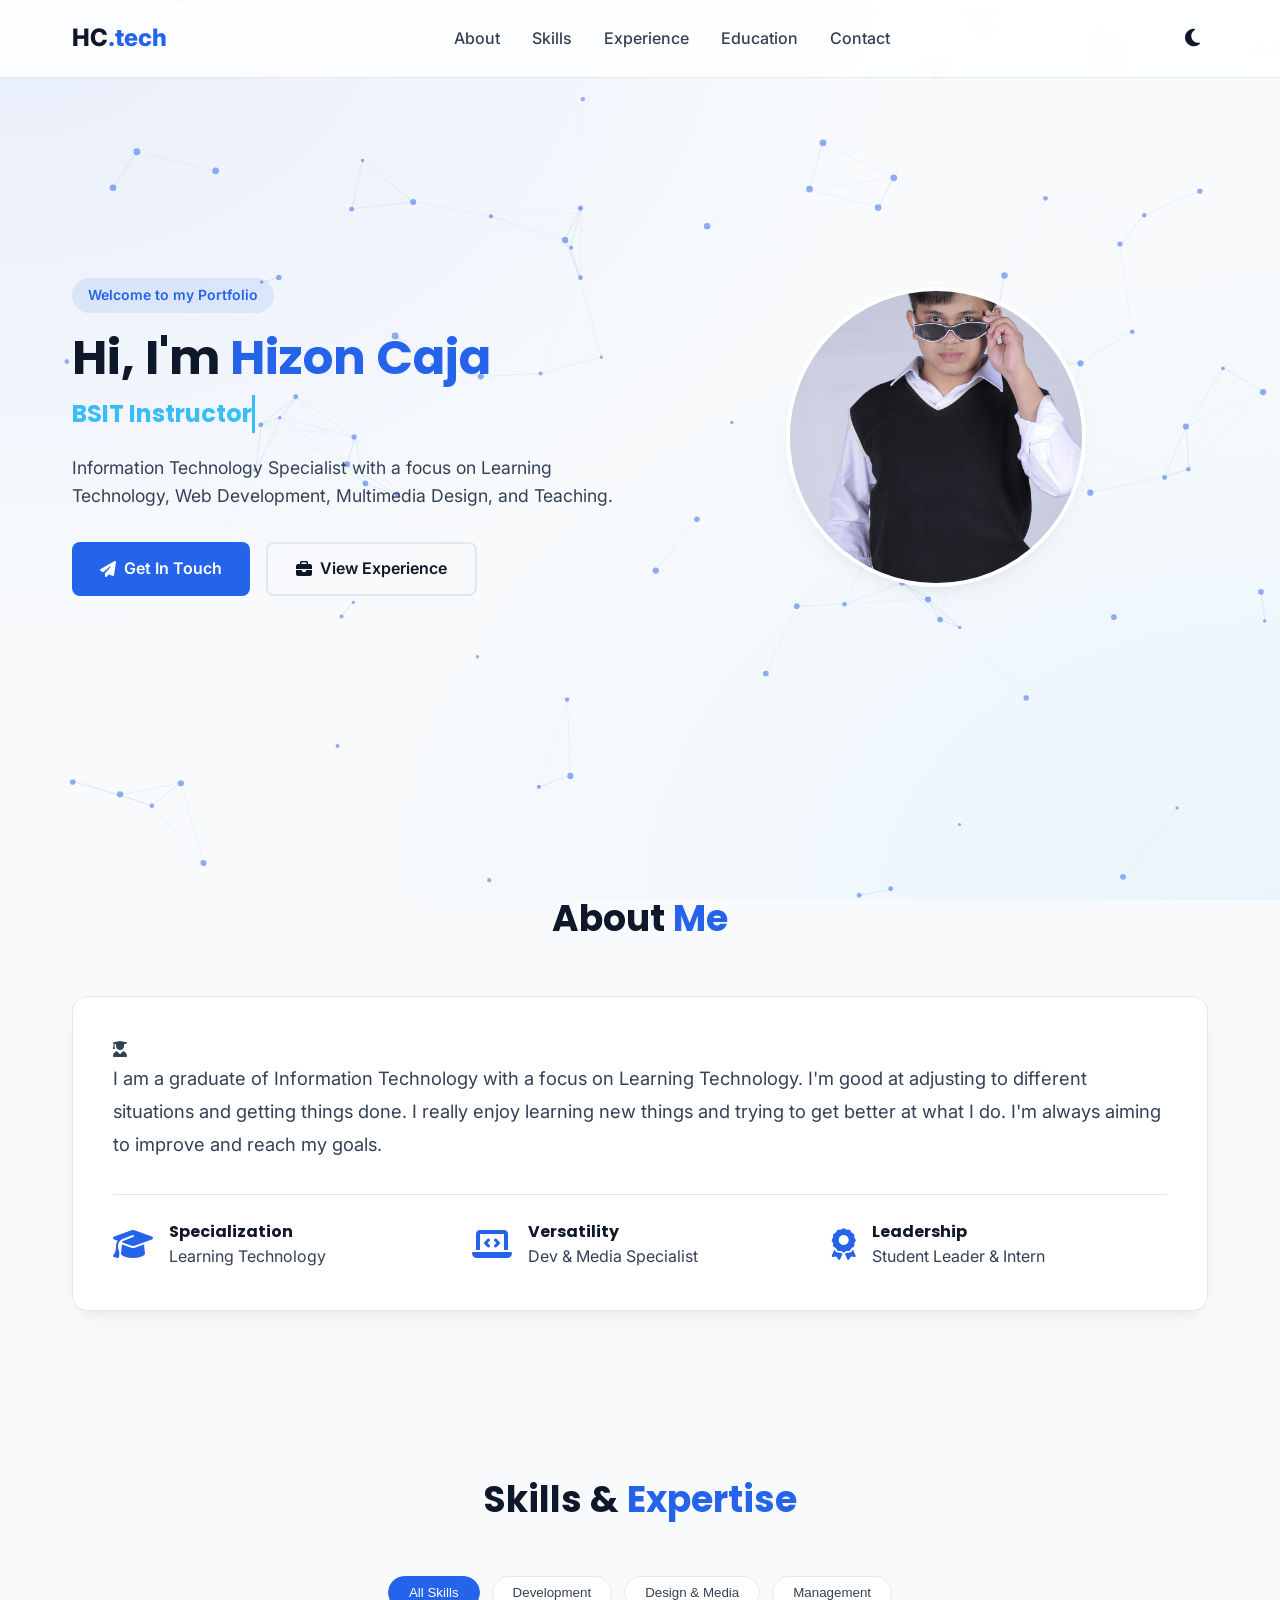
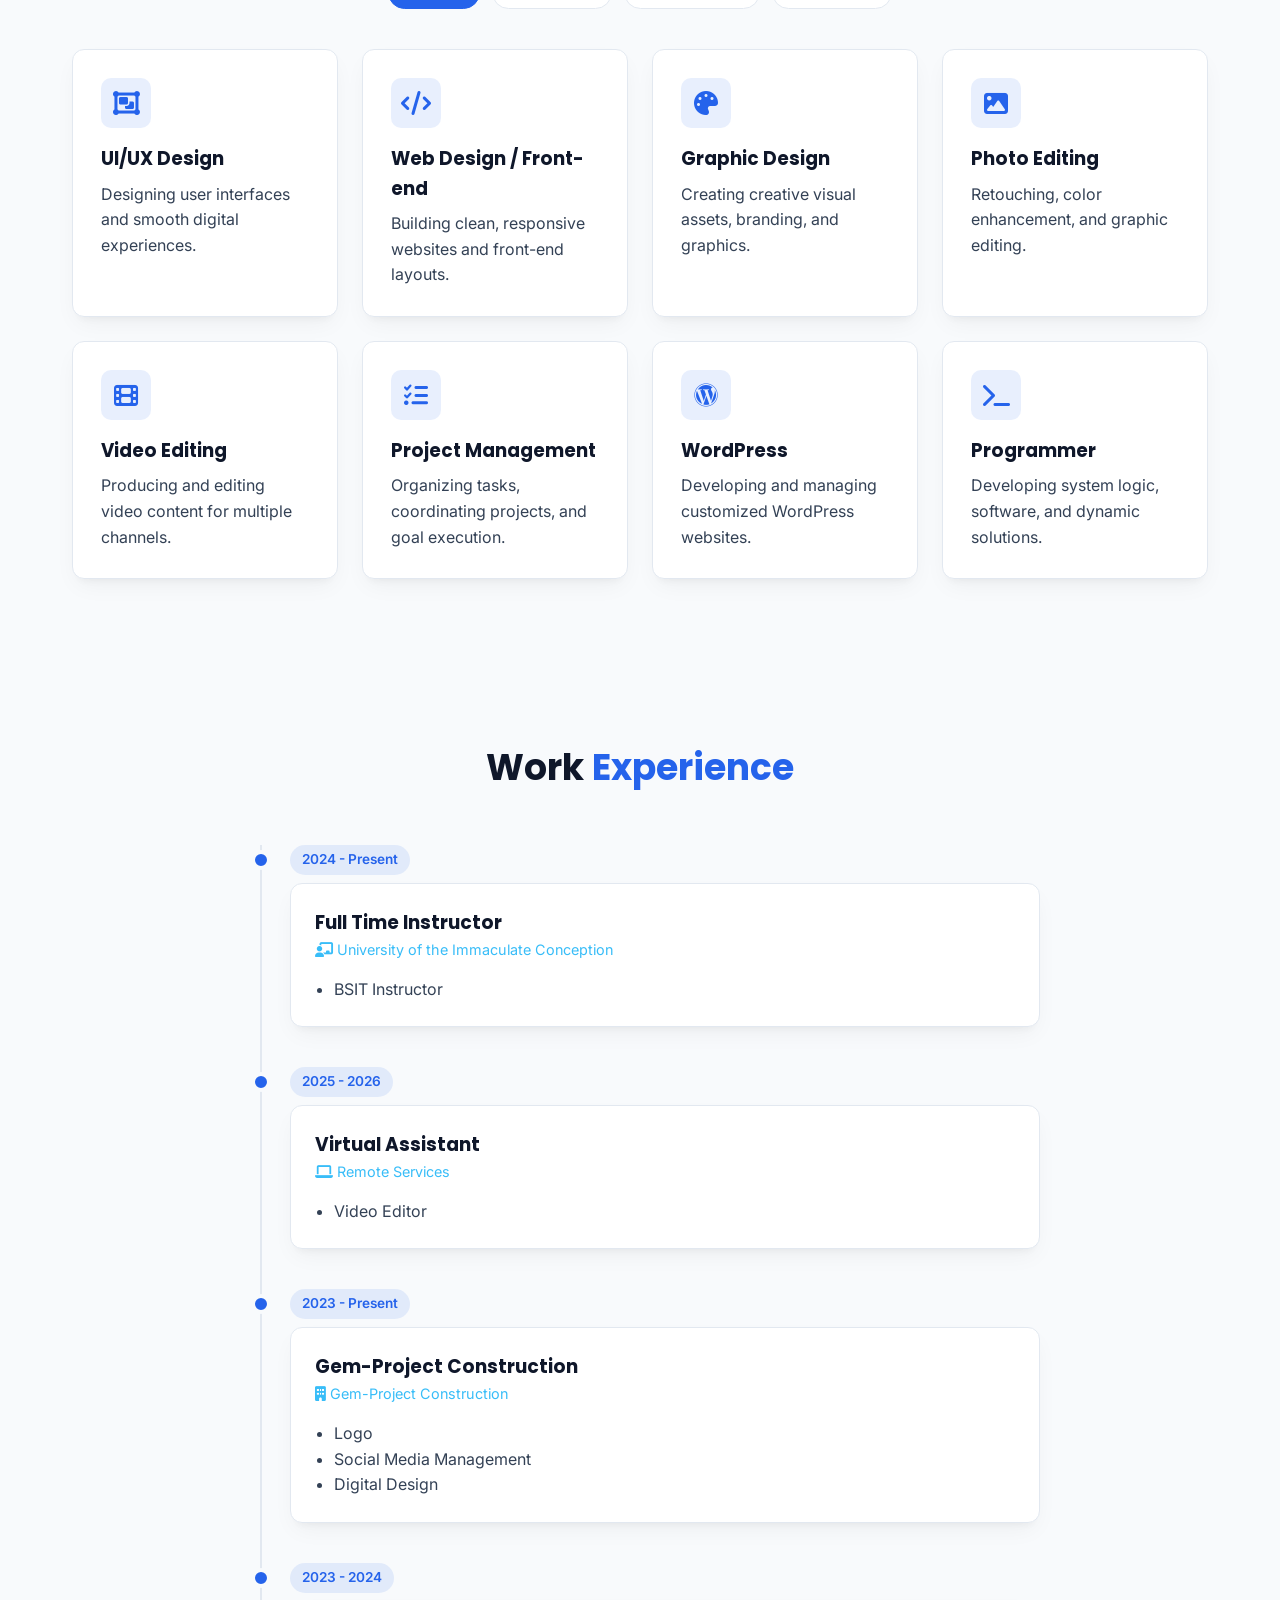
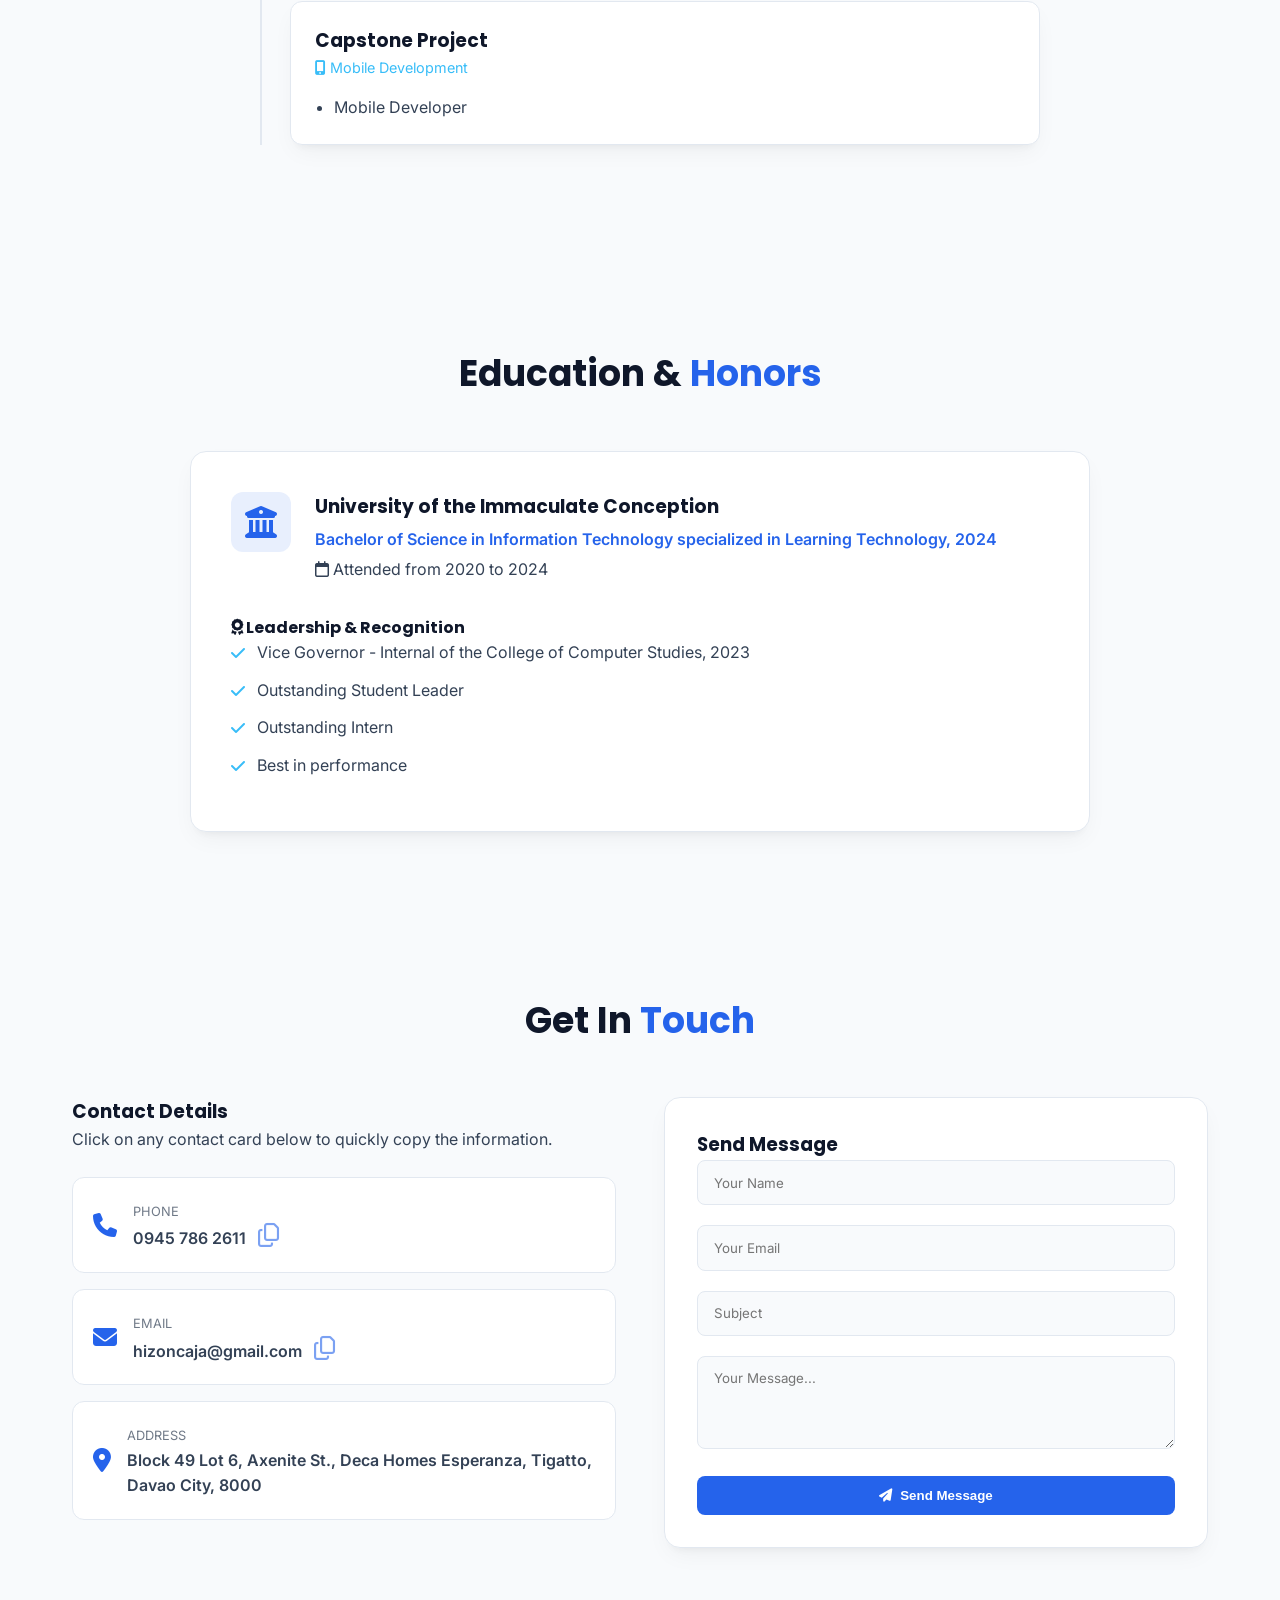
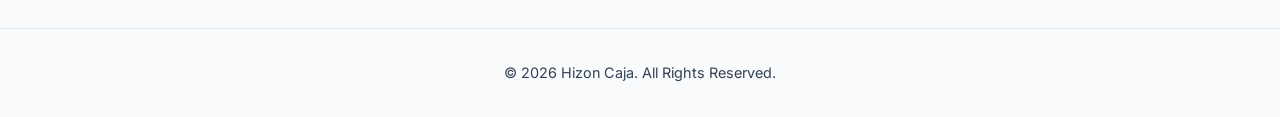
<file: index.html>
<!DOCTYPE html>
<html lang="en">
<head>
  <meta charset="UTF-8">
  <meta name="viewport" content="width=device-width, initial-scale=1.0">
  <title>Hizon Caja | Information Technology Portfolio</title>
  <link rel="stylesheet" href="style.css">
  <!-- Google Fonts -->
  <link rel="preconnect" href="https://fonts.googleapis.com">
  <link rel="preconnect" href="https://fonts.gstatic.com" crossorigin>
  <link href="https://fonts.googleapis.com/css2?family=Inter:wght@300;400;500;600;700;800&family=Poppins:wght@400;600;700&display=swap" rel="stylesheet">
  <!-- FontAwesome Icons -->
  <link rel="stylesheet" href="https://cdnjs.cloudflare.com/ajax/libs/font-awesome/6.4.0/css/all.min.css">
</head>
<body class="light-theme">

  <!-- Interactive Canvas Background -->
  <canvas id="bg-canvas"></canvas>

  <!-- Navigation Bar -->
  <header class="navbar">
    <div class="nav-container">
      <a href="#hero" class="logo">HC<span>.tech</span></a>
      <nav class="nav-links" id="nav-links">
        <a href="#about" class="nav-link">About</a>
        <a href="#skills" class="nav-link">Skills</a>
        <a href="#experience" class="nav-link">Experience</a>
        <a href="#education" class="nav-link">Education</a>
        <a href="#contact" class="nav-link">Contact</a>
      </nav>
      <div class="nav-actions">
        <button id="theme-toggle" class="theme-btn" aria-label="Toggle Dark/Light Mode">
          <i class="fa-solid fa-moon"></i>
        </button>
        <button id="hamburger" class="hamburger" aria-label="Toggle Menu">
          <i class="fa-solid fa-bars"></i>
        </button>
      </div>
    </div>
  </header>

  <!-- Hero Section -->
  <section id="hero" class="hero-section">
    <div class="container hero-grid">
      <div class="hero-content">
        <span class="badge">Welcome to my Portfolio</span>
        <h1 class="hero-title">Hi, I'm <span class="highlight">Hizon Caja</span></h1>
        <h2 class="typing-container"><span class="typing-text"></span><span class="cursor">&nbsp;</span></h2>
        <p class="hero-bio">
          Information Technology Specialist with a focus on Learning Technology, Web Development, Multimedia Design, and Teaching.
        </p>
        <div class="hero-buttons">
          <a href="#contact" class="btn btn-primary"><i class="fa-solid fa-paper-plane"></i> Get In Touch</a>
          <a href="#experience" class="btn btn-outline"><i class="fa-solid fa-briefcase"></i> View Experience</a>
        </div>
      </div>
      
      <!-- Profile Photo Frame -->
      <div class="hero-image-container">
        <div class="image-wrapper">
          <!-- ATTACH YOUR PHOTO HERE: Set your photo file path in the src attribute below -->
          <img src="photos\Caja, Hizon B-2285.jpg" alt="Hizon Caja Profile Photo" id="profile-photo" class="profile-photo" />
          <!-- <div class="placeholder-overlay" id="placeholder-overlay">
            <i class="fa-regular fa-user"></i>
            <span>Attach Photo Here</span>
          </div> -->
        </div>
      </div>
    </div>
  </section>

  <!-- About Section -->
  <section id="about" class="section about-section">
    <div class="container">
      <h2 class="section-title">About <span>Me</span></h2>
      <div class="about-card">
        <div class="about-icon"><i class="fa-solid fa-user-graduate"></i></div>
        <p class="about-text">
          I am a graduate of Information Technology with a focus on Learning Technology. I'm good at adjusting to different situations and getting things done. I really enjoy learning new things and trying to get better at what I do. I'm always aiming to improve and reach my goals.
        </p>
        <div class="quick-highlights">
          <div class="highlight-item">
            <i class="fa-solid fa-graduation-cap"></i>
            <div>
              <h4>Specialization</h4>
              <p>Learning Technology</p>
            </div>
          </div>
          <div class="highlight-item">
            <i class="fa-solid fa-laptop-code"></i>
            <div>
              <h4>Versatility</h4>
              <p>Dev & Media Specialist</p>
            </div>
          </div>
          <div class="highlight-item">
            <i class="fa-solid fa-award"></i>
            <div>
              <h4>Leadership</h4>
              <p>Student Leader & Intern</p>
            </div>
          </div>
        </div>
      </div>
    </div>
  </section>

  <!-- Skills Section -->
  <section id="skills" class="section skills-section">
    <div class="container">
      <h2 class="section-title">Skills & <span>Expertise</span></h2>
      
      <div class="skills-filter">
        <button class="filter-btn active" data-filter="all">All Skills</button>
        <button class="filter-btn" data-filter="tech">Development</button>
        <button class="filter-btn" data-filter="design">Design & Media</button>
        <button class="filter-btn" data-filter="management">Management</button>
      </div>

      <div class="skills-grid">
        <div class="skill-card" data-category="design">
          <div class="skill-icon"><i class="fa-solid fa-object-group"></i></div>
          <h3>UI/UX Design</h3>
          <p>Designing user interfaces and smooth digital experiences.</p>
        </div>

        <div class="skill-card" data-category="tech">
          <div class="skill-icon"><i class="fa-solid fa-code"></i></div>
          <h3>Web Design / Front-end</h3>
          <p>Building clean, responsive websites and front-end layouts.</p>
        </div>

        <div class="skill-card" data-category="design">
          <div class="skill-icon"><i class="fa-solid fa-palette"></i></div>
          <h3>Graphic Design</h3>
          <p>Creating creative visual assets, branding, and graphics.</p>
        </div>

        <div class="skill-card" data-category="design">
          <div class="skill-icon"><i class="fa-solid fa-image"></i></div>
          <h3>Photo Editing</h3>
          <p>Retouching, color enhancement, and graphic editing.</p>
        </div>

        <div class="skill-card" data-category="design">
          <div class="skill-icon"><i class="fa-solid fa-film"></i></div>
          <h3>Video Editing</h3>
          <p>Producing and editing video content for multiple channels.</p>
        </div>

        <div class="skill-card" data-category="management">
          <div class="skill-icon"><i class="fa-solid fa-list-check"></i></div>
          <h3>Project Management</h3>
          <p>Organizing tasks, coordinating projects, and goal execution.</p>
        </div>

        <div class="skill-card" data-category="tech">
          <div class="skill-icon"><i class="fa-brands fa-wordpress"></i></div>
          <h3>WordPress</h3>
          <p>Developing and managing customized WordPress websites.</p>
        </div>

        <div class="skill-card" data-category="tech">
          <div class="skill-icon"><i class="fa-solid fa-terminal"></i></div>
          <h3>Programmer</h3>
          <p>Developing system logic, software, and dynamic solutions.</p>
        </div>
      </div>
    </div>
  </section>

  <!-- Experience Section -->
  <section id="experience" class="section experience-section">
    <div class="container">
      <h2 class="section-title">Work <span>Experience</span></h2>
      <div class="timeline">
        
        <div class="timeline-item">
          <div class="timeline-dot"></div>
          <div class="timeline-date">2024 - Present</div>
          <div class="timeline-content">
            <h3>Full Time Instructor</h3>
            <span class="timeline-company"><i class="fa-solid fa-chalkboard-user"></i> University of the Immaculate Conception </span>
            <ul>
              <li>BSIT Instructor</li>
            </ul>
          </div>
        </div>

        <div class="timeline-item">
          <div class="timeline-dot"></div>
          <div class="timeline-date">2025 - 2026</div>
          <div class="timeline-content">
            <h3>Virtual Assistant</h3>
            <span class="timeline-company"><i class="fa-solid fa-laptop"></i> Remote Services</span>
            <ul>
              <li>Video Editor</li>
            </ul>
          </div>
        </div>

        <div class="timeline-item">
          <div class="timeline-dot"></div>
          <div class="timeline-date">2023 - Present</div>
          <div class="timeline-content">
            <h3>Gem-Project Construction</h3>
            <span class="timeline-company"><i class="fa-solid fa-building"></i> Gem-Project Construction</span>
            <ul>
              <li>Logo</li>
              <li>Social Media Management</li>
              <li>Digital Design</li>
            </ul>
          </div>
        </div>

        <div class="timeline-item">
          <div class="timeline-dot"></div>
          <div class="timeline-date">2023 - 2024</div>
          <div class="timeline-content">
            <h3>Capstone Project</h3>
            <span class="timeline-company"><i class="fa-solid fa-mobile-screen-button"></i> Mobile Development</span>
            <ul>
              <li>Mobile Developer</li>
            </ul>
          </div>
        </div>

      </div>
    </div>
  </section>

  <!-- Education Section -->
  <section id="education" class="section education-section">
    <div class="container">
      <h2 class="section-title">Education & <span>Honors</span></h2>
      <div class="education-card">
        <div class="edu-header">
          <div class="edu-icon">
            <i class="fa-solid fa-university"></i>
          </div>
          <div>
            <h3>University of the Immaculate Conception</h3>
            <p class="edu-degree">Bachelor of Science in Information Technology specialized in Learning Technology, 2024</p>
            <span class="edu-period"><i class="fa-regular fa-calendar"></i> Attended from 2020 to 2024</span>
          </div>
        </div>
        <div class="edu-achievements">
          <h4><i class="fa-solid fa-award"></i> Leadership & Recognition</h4>
          <ul class="achievement-list">
            <li><i class="fa-solid fa-check"></i> Vice Governor - Internal of the College of Computer Studies, 2023</li>
            <li><i class="fa-solid fa-check"></i> Outstanding Student Leader</li>
            <li><i class="fa-solid fa-check"></i> Outstanding Intern</li>
            <li><i class="fa-solid fa-check"></i> Best in performance</li>
          </ul>
        </div>
      </div>
    </div>
  </section>

  <!-- Contact Section -->
  <section id="contact" class="section contact-section">
    <div class="container">
      <h2 class="section-title">Get In <span>Touch</span></h2>
      <div class="contact-grid">
        <div class="contact-info">
          <h3>Contact Details</h3>
          <p>Click on any contact card below to quickly copy the information.</p>
          
          <div class="contact-cards">
            <div class="contact-card" onclick="copyText('09457862611', 'Phone number copied!')">
              <i class="fa-solid fa-phone"></i>
              <div>
                <span>Phone</span>
                <p>0945 786 2611 <i class="fa-regular fa-copy copy-icon"></i></p>
              </div>
            </div>

            <div class="contact-card" onclick="copyText('hizoncaja@gmail.com', 'Email address copied!')">
              <i class="fa-solid fa-envelope"></i>
              <div>
                <span>Email</span>
                <p>hizoncaja@gmail.com <i class="fa-regular fa-copy copy-icon"></i></p>
              </div>
            </div>

            <div class="contact-card">
              <i class="fa-solid fa-location-dot"></i>
              <div>
                <span>Address</span>
                <p>Block 49 Lot 6, Axenite St., Deca Homes Esperanza, Tigatto, Davao City, 8000</p>
              </div>
            </div>
          </div>
        </div>

        <div class="contact-form-container">
          <form id="contact-form" onsubmit="handleFormSubmit(event)">
            <h3>Send Message</h3>
            <div class="form-group">
              <input type="text" id="name" required placeholder="Your Name">
            </div>
            <div class="form-group">
              <input type="email" id="email" required placeholder="Your Email">
            </div>
            <div class="form-group">
              <input type="text" id="subject" required placeholder="Subject">
            </div>
            <div class="form-group">
              <textarea id="message" rows="4" required placeholder="Your Message..."></textarea>
            </div>
            <button type="submit" class="btn btn-primary btn-full"><i class="fa-solid fa-paper-plane"></i> Send Message</button>
          </form>
        </div>
      </div>
    </div>
  </section>

  <!-- Notification Toast -->
  <div id="toast" class="toast">Copied to clipboard!</div>

  <!-- Footer -->
  <footer class="footer">
    <div class="container">
      <p>&copy; 2026 Hizon Caja. All Rights Reserved.</p>
    </div>
  </footer>

  <script src="script.js"></script>
</body>
</html>
</file>
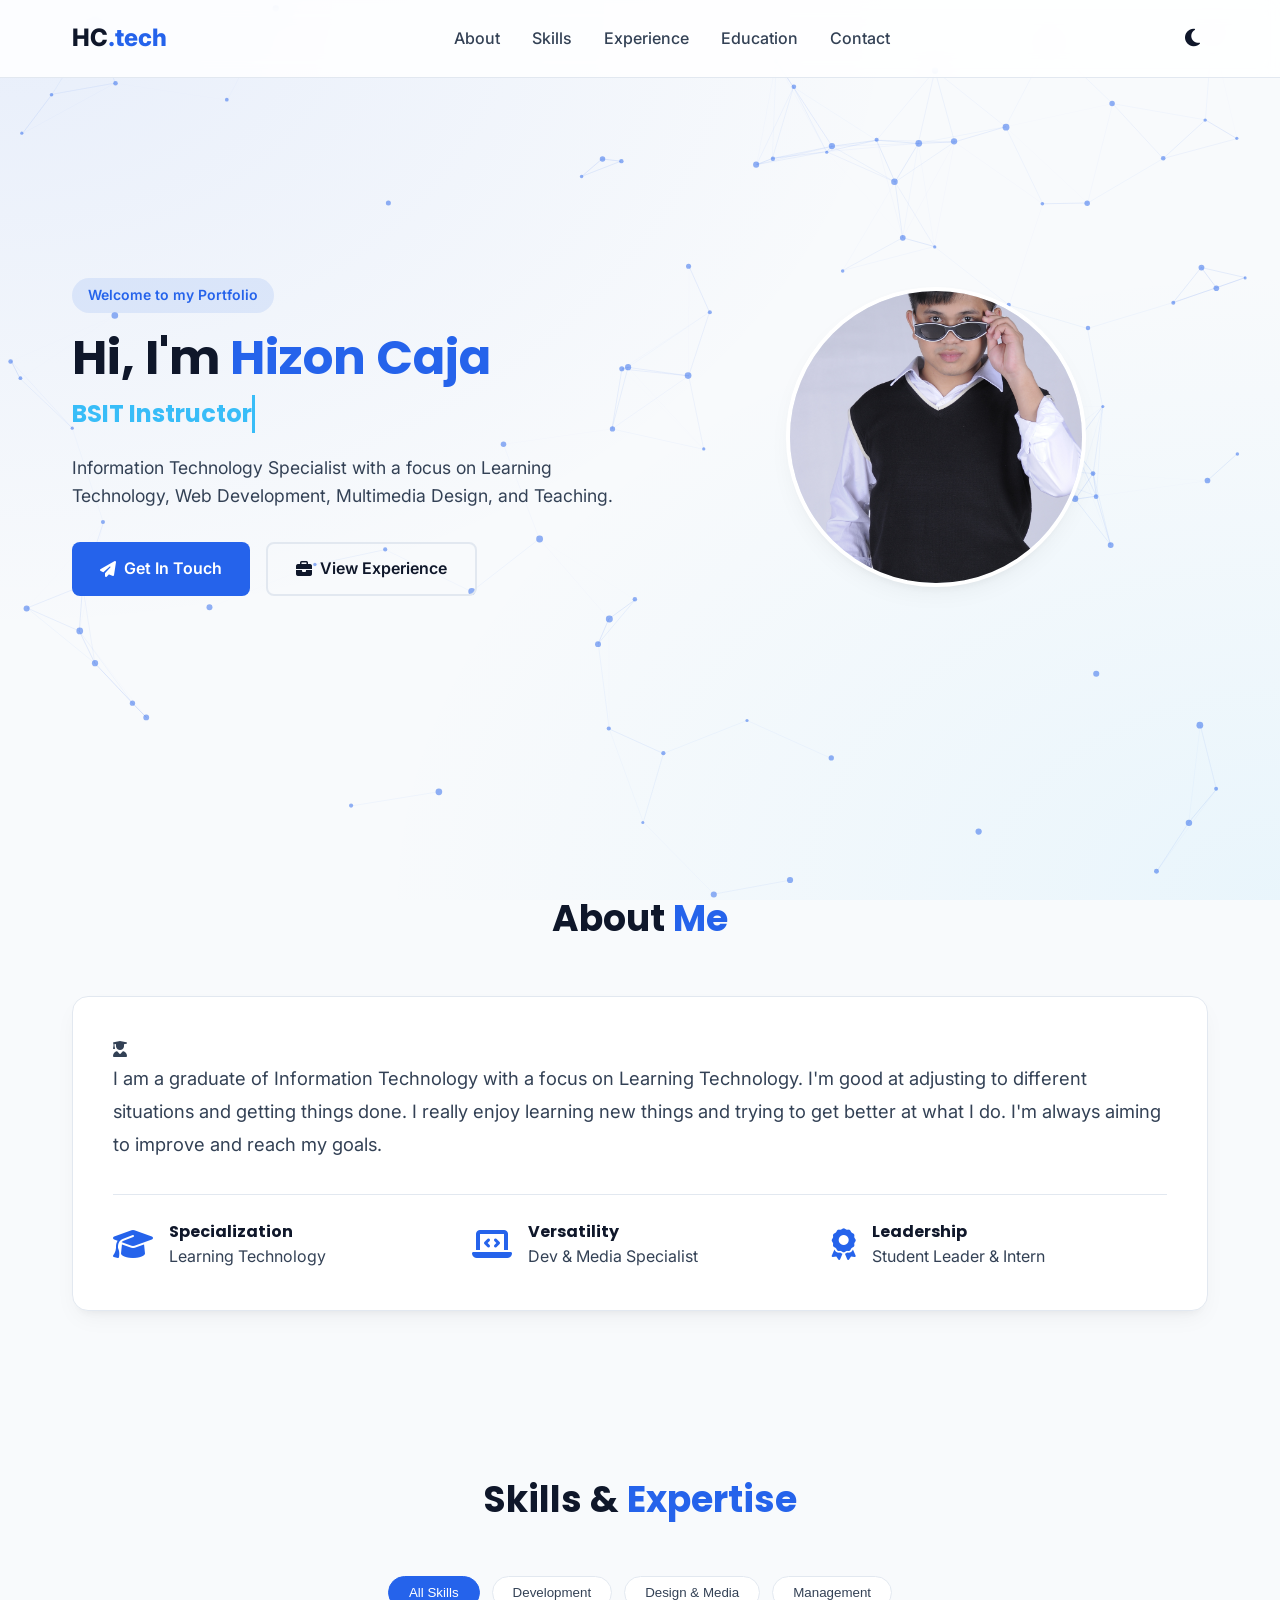
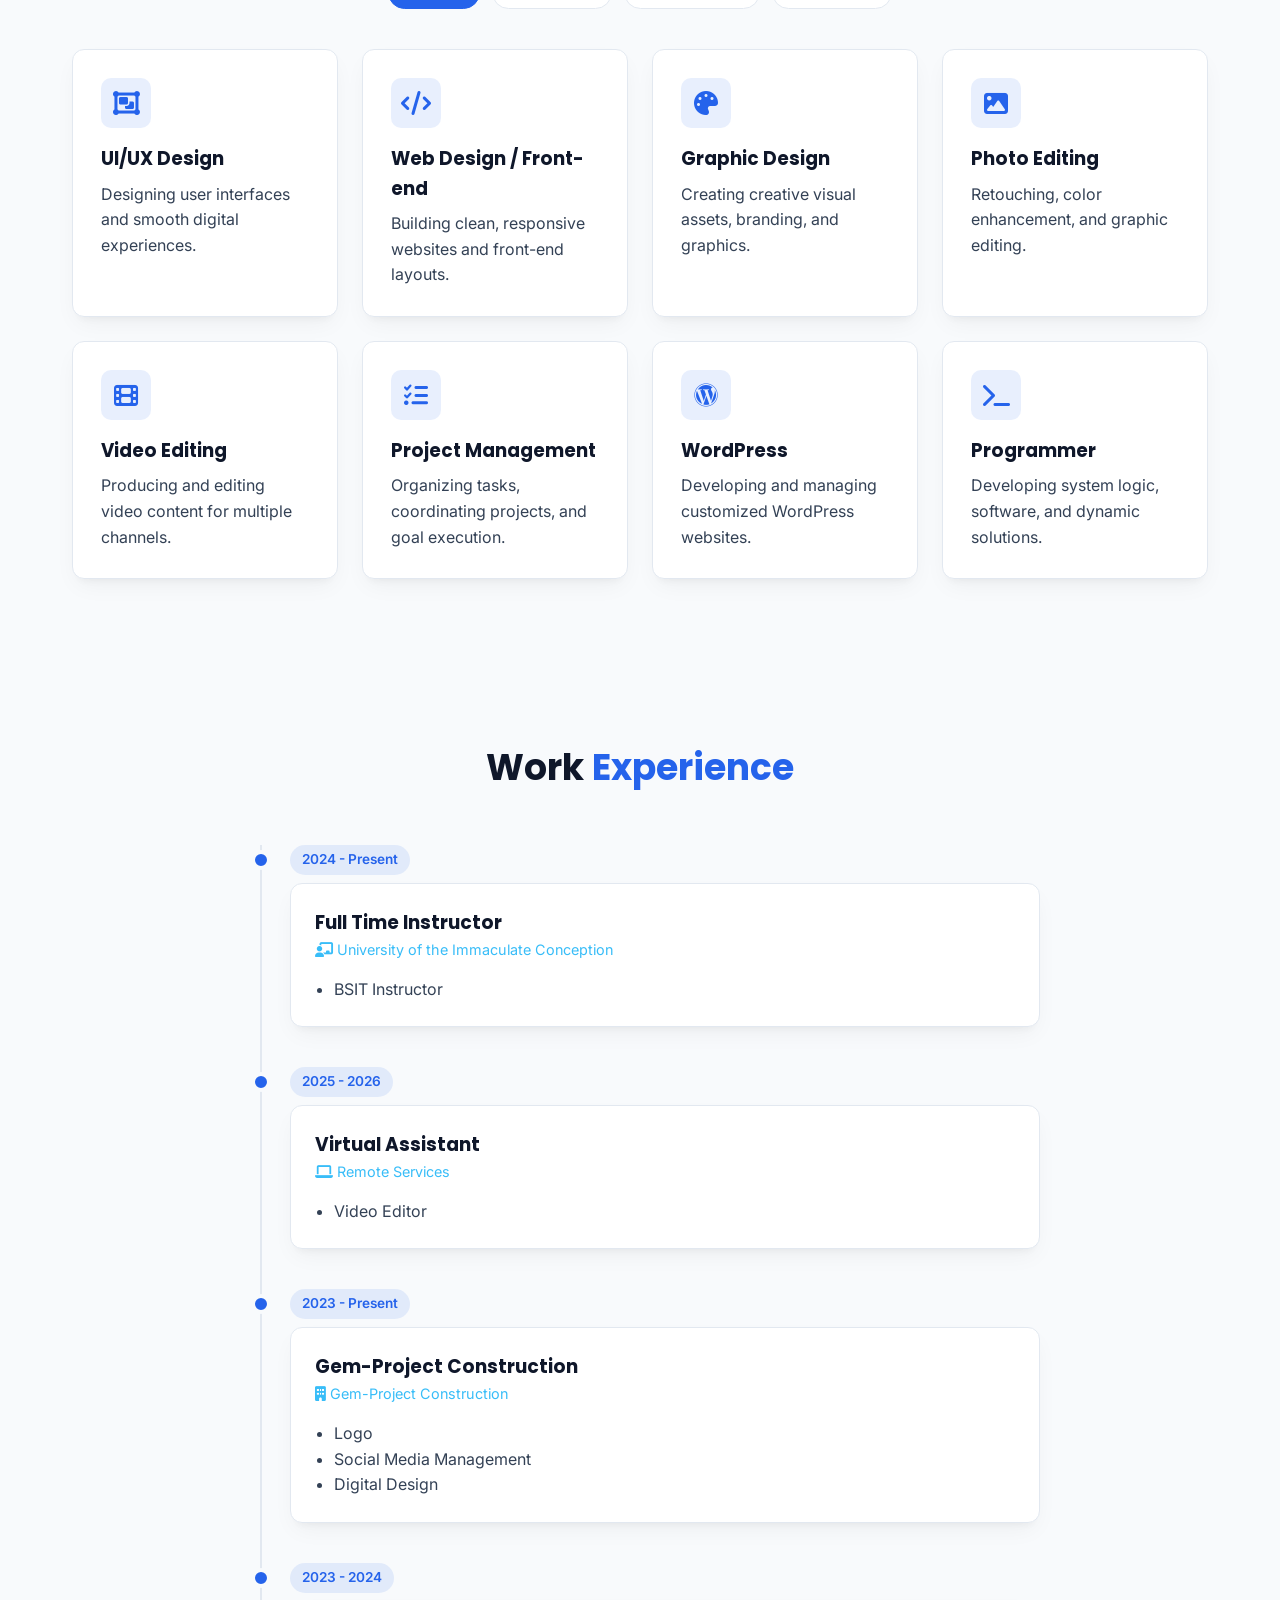
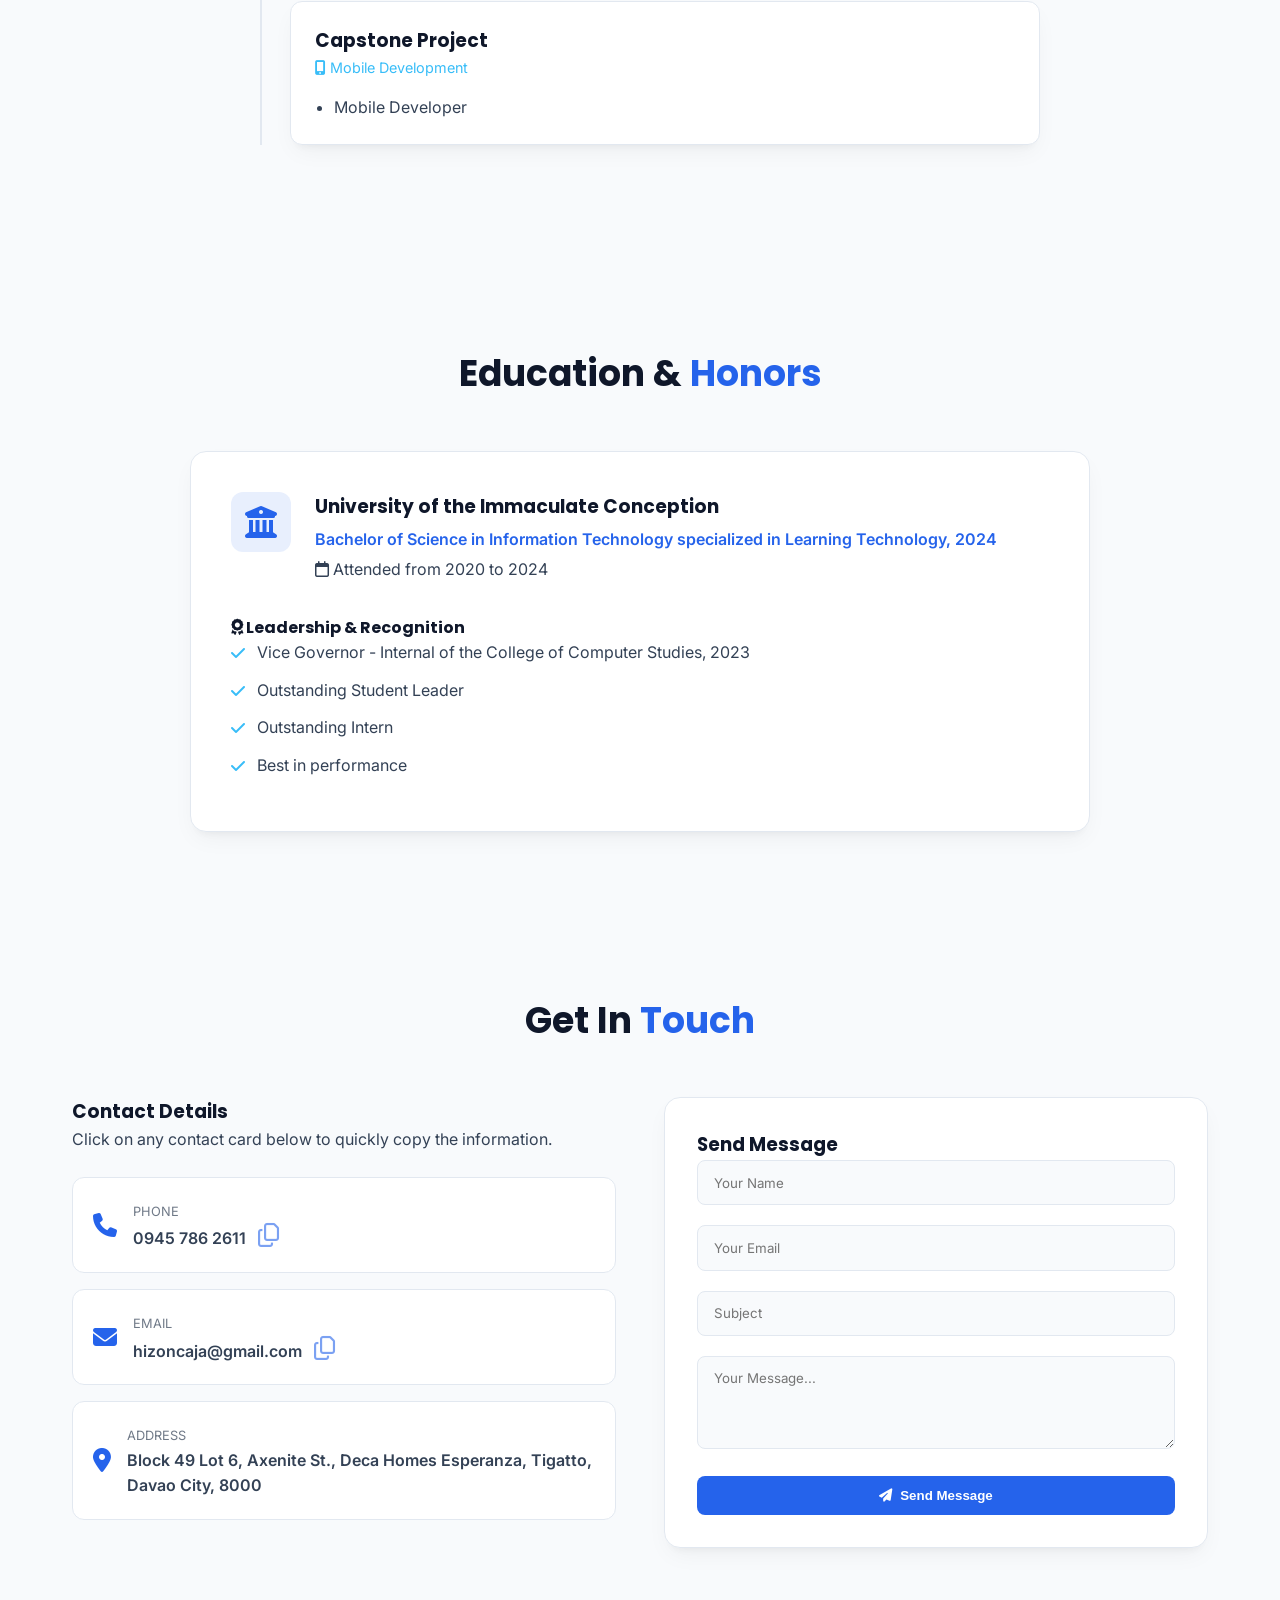
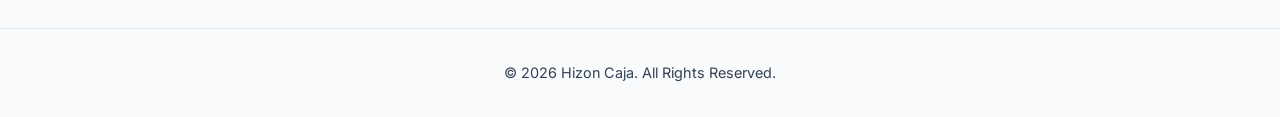
<file: portfolio.html>
<!DOCTYPE html>
<html lang="en">
<head>
  <meta charset="UTF-8">
  <meta name="viewport" content="width=device-width, initial-scale=1.0">
  <title>Hizon Caja | Information Technology Portfolio</title>
  <link rel="stylesheet" href="style.css">
  <!-- Google Fonts -->
  <link rel="preconnect" href="https://fonts.googleapis.com">
  <link rel="preconnect" href="https://fonts.gstatic.com" crossorigin>
  <link href="https://fonts.googleapis.com/css2?family=Inter:wght@300;400;500;600;700;800&family=Poppins:wght@400;600;700&display=swap" rel="stylesheet">
  <!-- FontAwesome Icons -->
  <link rel="stylesheet" href="https://cdnjs.cloudflare.com/ajax/libs/font-awesome/6.4.0/css/all.min.css">
</head>
<body class="light-theme">

  <!-- Interactive Canvas Background -->
  <canvas id="bg-canvas"></canvas>

  <!-- Navigation Bar -->
  <header class="navbar">
    <div class="nav-container">
      <a href="#hero" class="logo">HC<span>.tech</span></a>
      <nav class="nav-links" id="nav-links">
        <a href="#about" class="nav-link">About</a>
        <a href="#skills" class="nav-link">Skills</a>
        <a href="#experience" class="nav-link">Experience</a>
        <a href="#education" class="nav-link">Education</a>
        <a href="#contact" class="nav-link">Contact</a>
      </nav>
      <div class="nav-actions">
        <button id="theme-toggle" class="theme-btn" aria-label="Toggle Dark/Light Mode">
          <i class="fa-solid fa-moon"></i>
        </button>
        <button id="hamburger" class="hamburger" aria-label="Toggle Menu">
          <i class="fa-solid fa-bars"></i>
        </button>
      </div>
    </div>
  </header>

  <!-- Hero Section -->
  <section id="hero" class="hero-section">
    <div class="container hero-grid">
      <div class="hero-content">
        <span class="badge">Welcome to my Portfolio</span>
        <h1 class="hero-title">Hi, I'm <span class="highlight">Hizon Caja</span></h1>
        <h2 class="typing-container"><span class="typing-text"></span><span class="cursor">&nbsp;</span></h2>
        <p class="hero-bio">
          Information Technology Specialist with a focus on Learning Technology, Web Development, Multimedia Design, and Teaching.
        </p>
        <div class="hero-buttons">
          <a href="#contact" class="btn btn-primary"><i class="fa-solid fa-paper-plane"></i> Get In Touch</a>
          <a href="#experience" class="btn btn-outline"><i class="fa-solid fa-briefcase"></i> View Experience</a>
        </div>
      </div>
      
      <!-- Profile Photo Frame -->
      <div class="hero-image-container">
        <div class="image-wrapper">
          <!-- ATTACH YOUR PHOTO HERE: Set your photo file path in the src attribute below -->
          <img src="photos\Caja, Hizon B-2285.jpg" alt="Hizon Caja Profile Photo" id="profile-photo" class="profile-photo" />
          <div class="placeholder-overlay" id="placeholder-overlay">
            <i class="fa-regular fa-user"></i>
            <span>Attach Photo Here</span>
          </div>
        </div>
      </div>
    </div>
  </section>

  <!-- About Section -->
  <section id="about" class="section about-section">
    <div class="container">
      <h2 class="section-title">About <span>Me</span></h2>
      <div class="about-card">
        <div class="about-icon"><i class="fa-solid fa-user-graduate"></i></div>
        <p class="about-text">
          I am a graduate of Information Technology with a focus on Learning Technology. I'm good at adjusting to different situations and getting things done. I really enjoy learning new things and trying to get better at what I do. I'm always aiming to improve and reach my goals.
        </p>
        <div class="quick-highlights">
          <div class="highlight-item">
            <i class="fa-solid fa-graduation-cap"></i>
            <div>
              <h4>Specialization</h4>
              <p>Learning Technology</p>
            </div>
          </div>
          <div class="highlight-item">
            <i class="fa-solid fa-laptop-code"></i>
            <div>
              <h4>Versatility</h4>
              <p>Dev & Media Specialist</p>
            </div>
          </div>
          <div class="highlight-item">
            <i class="fa-solid fa-award"></i>
            <div>
              <h4>Leadership</h4>
              <p>Student Leader & Intern</p>
            </div>
          </div>
        </div>
      </div>
    </div>
  </section>

  <!-- Skills Section -->
  <section id="skills" class="section skills-section">
    <div class="container">
      <h2 class="section-title">Skills & <span>Expertise</span></h2>
      
      <div class="skills-filter">
        <button class="filter-btn active" data-filter="all">All Skills</button>
        <button class="filter-btn" data-filter="tech">Development</button>
        <button class="filter-btn" data-filter="design">Design & Media</button>
        <button class="filter-btn" data-filter="management">Management</button>
      </div>

      <div class="skills-grid">
        <div class="skill-card" data-category="design">
          <div class="skill-icon"><i class="fa-solid fa-object-group"></i></div>
          <h3>UI/UX Design</h3>
          <p>Designing user interfaces and smooth digital experiences.</p>
        </div>

        <div class="skill-card" data-category="tech">
          <div class="skill-icon"><i class="fa-solid fa-code"></i></div>
          <h3>Web Design / Front-end</h3>
          <p>Building clean, responsive websites and front-end layouts.</p>
        </div>

        <div class="skill-card" data-category="design">
          <div class="skill-icon"><i class="fa-solid fa-palette"></i></div>
          <h3>Graphic Design</h3>
          <p>Creating creative visual assets, branding, and graphics.</p>
        </div>

        <div class="skill-card" data-category="design">
          <div class="skill-icon"><i class="fa-solid fa-image"></i></div>
          <h3>Photo Editing</h3>
          <p>Retouching, color enhancement, and graphic editing.</p>
        </div>

        <div class="skill-card" data-category="design">
          <div class="skill-icon"><i class="fa-solid fa-film"></i></div>
          <h3>Video Editing</h3>
          <p>Producing and editing video content for multiple channels.</p>
        </div>

        <div class="skill-card" data-category="management">
          <div class="skill-icon"><i class="fa-solid fa-list-check"></i></div>
          <h3>Project Management</h3>
          <p>Organizing tasks, coordinating projects, and goal execution.</p>
        </div>

        <div class="skill-card" data-category="tech">
          <div class="skill-icon"><i class="fa-brands fa-wordpress"></i></div>
          <h3>WordPress</h3>
          <p>Developing and managing customized WordPress websites.</p>
        </div>

        <div class="skill-card" data-category="tech">
          <div class="skill-icon"><i class="fa-solid fa-terminal"></i></div>
          <h3>Programmer</h3>
          <p>Developing system logic, software, and dynamic solutions.</p>
        </div>
      </div>
    </div>
  </section>

  <!-- Experience Section -->
  <section id="experience" class="section experience-section">
    <div class="container">
      <h2 class="section-title">Work <span>Experience</span></h2>
      <div class="timeline">
        
        <div class="timeline-item">
          <div class="timeline-dot"></div>
          <div class="timeline-date">2024 - Present</div>
          <div class="timeline-content">
            <h3>Full Time Instructor</h3>
            <span class="timeline-company"><i class="fa-solid fa-chalkboard-user"></i> University of the Immaculate Conception </span>
            <ul>
              <li>BSIT Instructor</li>
            </ul>
          </div>
        </div>

        <div class="timeline-item">
          <div class="timeline-dot"></div>
          <div class="timeline-date">2025 - 2026</div>
          <div class="timeline-content">
            <h3>Virtual Assistant</h3>
            <span class="timeline-company"><i class="fa-solid fa-laptop"></i> Remote Services</span>
            <ul>
              <li>Video Editor</li>
            </ul>
          </div>
        </div>

        <div class="timeline-item">
          <div class="timeline-dot"></div>
          <div class="timeline-date">2023 - Present</div>
          <div class="timeline-content">
            <h3>Gem-Project Construction</h3>
            <span class="timeline-company"><i class="fa-solid fa-building"></i> Gem-Project Construction</span>
            <ul>
              <li>Logo</li>
              <li>Social Media Management</li>
              <li>Digital Design</li>
            </ul>
          </div>
        </div>

        <div class="timeline-item">
          <div class="timeline-dot"></div>
          <div class="timeline-date">2023 - 2024</div>
          <div class="timeline-content">
            <h3>Capstone Project</h3>
            <span class="timeline-company"><i class="fa-solid fa-mobile-screen-button"></i> Mobile Development</span>
            <ul>
              <li>Mobile Developer</li>
            </ul>
          </div>
        </div>

      </div>
    </div>
  </section>

  <!-- Education Section -->
  <section id="education" class="section education-section">
    <div class="container">
      <h2 class="section-title">Education & <span>Honors</span></h2>
      <div class="education-card">
        <div class="edu-header">
          <div class="edu-icon">
            <i class="fa-solid fa-university"></i>
          </div>
          <div>
            <h3>University of the Immaculate Conception</h3>
            <p class="edu-degree">Bachelor of Science in Information Technology specialized in Learning Technology, 2024</p>
            <span class="edu-period"><i class="fa-regular fa-calendar"></i> Attended from 2020 to 2024</span>
          </div>
        </div>
        <div class="edu-achievements">
          <h4><i class="fa-solid fa-award"></i> Leadership & Recognition</h4>
          <ul class="achievement-list">
            <li><i class="fa-solid fa-check"></i> Vice Governor - Internal of the College of Computer Studies, 2023</li>
            <li><i class="fa-solid fa-check"></i> Outstanding Student Leader</li>
            <li><i class="fa-solid fa-check"></i> Outstanding Intern</li>
            <li><i class="fa-solid fa-check"></i> Best in performance</li>
          </ul>
        </div>
      </div>
    </div>
  </section>

  <!-- Contact Section -->
  <section id="contact" class="section contact-section">
    <div class="container">
      <h2 class="section-title">Get In <span>Touch</span></h2>
      <div class="contact-grid">
        <div class="contact-info">
          <h3>Contact Details</h3>
          <p>Click on any contact card below to quickly copy the information.</p>
          
          <div class="contact-cards">
            <div class="contact-card" onclick="copyText('09457862611', 'Phone number copied!')">
              <i class="fa-solid fa-phone"></i>
              <div>
                <span>Phone</span>
                <p>0945 786 2611 <i class="fa-regular fa-copy copy-icon"></i></p>
              </div>
            </div>

            <div class="contact-card" onclick="copyText('hizoncaja@gmail.com', 'Email address copied!')">
              <i class="fa-solid fa-envelope"></i>
              <div>
                <span>Email</span>
                <p>hizoncaja@gmail.com <i class="fa-regular fa-copy copy-icon"></i></p>
              </div>
            </div>

            <div class="contact-card">
              <i class="fa-solid fa-location-dot"></i>
              <div>
                <span>Address</span>
                <p>Block 49 Lot 6, Axenite St., Deca Homes Esperanza, Tigatto, Davao City, 8000</p>
              </div>
            </div>
          </div>
        </div>

        <div class="contact-form-container">
          <form id="contact-form" onsubmit="handleFormSubmit(event)">
            <h3>Send Message</h3>
            <div class="form-group">
              <input type="text" id="name" required placeholder="Your Name">
            </div>
            <div class="form-group">
              <input type="email" id="email" required placeholder="Your Email">
            </div>
            <div class="form-group">
              <input type="text" id="subject" required placeholder="Subject">
            </div>
            <div class="form-group">
              <textarea id="message" rows="4" required placeholder="Your Message..."></textarea>
            </div>
            <button type="submit" class="btn btn-primary btn-full"><i class="fa-solid fa-paper-plane"></i> Send Message</button>
          </form>
        </div>
      </div>
    </div>
  </section>

  <!-- Notification Toast -->
  <div id="toast" class="toast">Copied to clipboard!</div>

  <!-- Footer -->
  <footer class="footer">
    <div class="container">
      <p>&copy; 2026 Hizon Caja. All Rights Reserved.</p>
    </div>
  </footer>

  <script src="script.js"></script>
</body>
</html>
</file>
<file: style.css>
/* Color Variables & Theme Configurations */
:root {
  --primary: #2563eb;
  --primary-hover: #1d4ed8;
  --accent: #38bdf8;
  --bg-color: #f8fafc;
  --card-bg: #ffffff;
  --text-color: #334155;
  --heading-color: #0f172a;
  --border-color: #e2e8f0;
  --shadow: 0 10px 25px -5px rgba(0, 0, 0, 0.05), 0 8px 10px -6px rgba(0, 0, 0, 0.05);
  --transition: all 0.3s ease;
}

[data-theme="dark"] {
  --bg-color: #0f172a;
  --card-bg: #1e293b;
  --text-color: #cbd5e1;
  --heading-color: #f8fafc;
  --border-color: #334155;
  --shadow: 0 10px 25px -5px rgba(0, 0, 0, 0.3);
}

/* Base Styles */
* {
  margin: 0;
  padding: 0;
  box-sizing: border-box;
}

html {
  scroll-behavior: smooth;
  font-size: 16px;
}

body {
  font-family: 'Inter', sans-serif;
  background-color: var(--bg-color);
  color: var(--text-color);
  line-height: 1.6;
  transition: var(--transition);
}

h1, h2, h3, h4, h5, h6 {
  color: var(--heading-color);
  font-family: 'Poppins', sans-serif;
  font-weight: 700;
}

a {
  text-decoration: none;
  color: inherit;
}

ul {
  list-style: none;
}

.container {
  max-width: 1200px;
  margin: 0 auto;
  padding: 0 2rem;
}

.section {
  padding: 5rem 0;
}

.section-title {
  font-size: 2.25rem;
  text-align: center;
  margin-bottom: 3rem;
}

.section-title span {
  color: var(--primary);
}

/* Header & Navigation */
.navbar {
  position: fixed;
  top: 0;
  left: 0;
  width: 100%;
  background: rgba(255, 255, 255, 0.85);
  backdrop-filter: blur(10px);
  border-bottom: 1px solid var(--border-color);
  z-index: 1000;
  transition: var(--transition);
}

[data-theme="dark"] .navbar {
  background: rgba(15, 23, 42, 0.85);
}

.nav-container {
  max-width: 1200px;
  margin: 0 auto;
  display: flex;
  justify-content: space-between;
  align-items: center;
  padding: 1.2rem 2rem;
}

.logo {
  font-size: 1.5rem;
  font-weight: 800;
  color: var(--heading-color);
}

.logo span {
  color: var(--primary);
}

.nav-links {
  display: flex;
  gap: 2rem;
}

.nav-link {
  font-weight: 500;
  transition: var(--transition);
}

.nav-link:hover, .nav-link.active {
  color: var(--primary);
}

.nav-actions {
  display: flex;
  align-items: center;
  gap: 1rem;
}

.theme-btn, .hamburger {
  background: none;
  border: none;
  font-size: 1.25rem;
  color: var(--heading-color);
  cursor: pointer;
  padding: 0.5rem;
}

.hamburger {
  display: none;
}

/* Hero Section */
.hero-section {
  padding-top: 9rem;
  padding-bottom: 5rem;
  min-height: 90vh;
  display: flex;
  align-items: center;
}

.hero-grid {
  display: grid;
  grid-template-columns: 1fr 1fr;
  gap: 3rem;
  align-items: center;
}

.badge {
  background: rgba(37, 99, 235, 0.1);
  color: var(--primary);
  padding: 0.4rem 1rem;
  border-radius: 50px;
  font-size: 0.875rem;
  font-weight: 600;
  display: inline-block;
  margin-bottom: 1rem;
}

.hero-title {
  font-size: 3rem;
  line-height: 1.2;
  margin-bottom: 0.5rem;
}

.highlight {
  color: var(--primary);
}

.typing-container {
  font-size: 1.5rem;
  color: var(--accent);
  margin-bottom: 1.5rem;
  height: 2.2rem;
}

.cursor {
  display: inline-block;
  width: 3px;
  background-color: var(--accent);
  animation: blink 0.7s infinite;
}

@keyframes blink {
  0%, 100% { opacity: 1; }
  50% { opacity: 0; }
}

.hero-bio {
  font-size: 1.1rem;
  margin-bottom: 2rem;
}

.hero-buttons {
  display: flex;
  gap: 1rem;
}

.btn {
  display: inline-flex;
  align-items: center;
  gap: 0.5rem;
  padding: 0.75rem 1.75rem;
  border-radius: 8px;
  font-weight: 600;
  cursor: pointer;
  transition: var(--transition);
  border: none;
}

.btn-primary {
  background-color: var(--primary);
  color: #ffffff;
}

.btn-primary:hover {
  background-color: var(--primary-hover);
  transform: translateY(-2px);
}

.btn-outline {
  border: 2px solid var(--border-color);
  background: transparent;
  color: var(--heading-color);
}

.btn-outline:hover {
  border-color: var(--primary);
  color: var(--primary);
  transform: translateY(-2px);
}

/* Image Frame Placeholder */
.hero-image-container {
  display: flex;
  justify-content: center;
}

.image-wrapper {
  position: relative;
  width: 300px;
  height: 300px;
  border-radius: 50%;
  border: 4px solid var(--card-bg);
  box-shadow: var(--shadow);
  overflow: hidden;
  background-color: var(--border-color);
  display: flex;
  justify-content: center;
  align-items: center;
}

.profile-photo {
  width: 100%;
  height: 100%;
  object-fit: cover;
  display: block;

  /* Adjust zoom and vertical position */
  transform: scale(1.5) translateY(40px); 
  transform-origin: center center;
}

.profile-photo[src=""], .profile-photo:not([src]) {
  display: none;
}

.placeholder-overlay {
  display: flex;
  flex-direction: column;
  align-items: center;
  gap: 0.5rem;
  color: var(--text-color);
  text-align: center;
}

.placeholder-overlay i {
  font-size: 3.5rem;
  color: var(--primary);
}

/* About Section */
.about-card {
  background-color: var(--card-bg);
  border-radius: 16px;
  padding: 2.5rem;
  box-shadow: var(--shadow);
  border: 1px solid var(--border-color);
}

.about-text {
  font-size: 1.15rem;
  line-height: 1.8;
  margin-bottom: 2rem;
}

.quick-highlights {
  display: grid;
  grid-template-columns: repeat(auto-fit, minmax(220px, 1fr));
  gap: 1.5rem;
  padding-top: 1.5rem;
  border-top: 1px solid var(--border-color);
}

.highlight-item {
  display: flex;
  align-items: center;
  gap: 1rem;
}

.highlight-item i {
  font-size: 2rem;
  color: var(--primary);
}

/* Skills Section */
.skills-filter {
  display: flex;
  justify-content: center;
  gap: 0.75rem;
  margin-bottom: 2.5rem;
  flex-wrap: wrap;
}

.filter-btn {
  padding: 0.5rem 1.25rem;
  border-radius: 50px;
  border: 1px solid var(--border-color);
  background: var(--card-bg);
  color: var(--text-color);
  cursor: pointer;
  font-weight: 500;
  transition: var(--transition);
}

.filter-btn.active, .filter-btn:hover {
  background-color: var(--primary);
  color: #fff;
  border-color: var(--primary);
}

.skills-grid {
  display: grid;
  grid-template-columns: repeat(auto-fill, minmax(250px, 1fr));
  gap: 1.5rem;
}

.skill-card {
  background: var(--card-bg);
  border-radius: 12px;
  padding: 1.75rem;
  border: 1px solid var(--border-color);
  box-shadow: var(--shadow);
  transition: var(--transition);
}

.skill-card:hover {
  transform: translateY(-5px);
  border-color: var(--primary);
}

.skill-icon {
  width: 50px;
  height: 50px;
  background: rgba(37, 99, 235, 0.1);
  border-radius: 10px;
  display: flex;
  align-items: center;
  justify-content: center;
  font-size: 1.5rem;
  color: var(--primary);
  margin-bottom: 1rem;
}

.skill-card h3 {
  font-size: 1.15rem;
  margin-bottom: 0.5rem;
}

/* Experience Section */
.timeline {
  position: relative;
  max-width: 800px;
  margin: 0 auto;
}

.timeline::before {
  content: '';
  position: absolute;
  top: 0;
  left: 20px;
  width: 2px;
  height: 100%;
  background-color: var(--border-color);
}

.timeline-item {
  position: relative;
  padding-left: 50px;
  margin-bottom: 2.5rem;
}

.timeline-dot {
  position: absolute;
  left: 11px;
  top: 5px;
  width: 20px;
  height: 20px;
  border-radius: 50%;
  background: var(--primary);
  border: 4px solid var(--bg-color);
}

.timeline-date {
  display: inline-block;
  padding: 0.25rem 0.75rem;
  background: rgba(37, 99, 235, 0.1);
  color: var(--primary);
  border-radius: 50px;
  font-size: 0.85rem;
  font-weight: 600;
  margin-bottom: 0.5rem;
}

.timeline-content {
  background: var(--card-bg);
  border-radius: 12px;
  padding: 1.5rem;
  border: 1px solid var(--border-color);
  box-shadow: var(--shadow);
}

.timeline-company {
  display: block;
  font-size: 0.9rem;
  color: var(--accent);
  margin-bottom: 1rem;
}

.timeline-content ul {
  list-style-type: disc;
  padding-left: 1.2rem;
}

/* Education Section */
.education-card {
  background: var(--card-bg);
  border-radius: 16px;
  padding: 2.5rem;
  border: 1px solid var(--border-color);
  box-shadow: var(--shadow);
  max-width: 900px;
  margin: 0 auto;
}

.edu-header {
  display: flex;
  gap: 1.5rem;
  align-items: flex-start;
  margin-bottom: 2rem;
}

.edu-icon {
  width: 60px;
  height: 60px;
  background: rgba(37, 99, 235, 0.1);
  color: var(--primary);
  border-radius: 12px;
  display: flex;
  align-items: center;
  justify-content: center;
  font-size: 2rem;
  flex-shrink: 0;
}

.edu-degree {
  font-weight: 600;
  color: var(--primary);
  margin: 0.3rem 0;
}

.achievement-list li {
  display: flex;
  align-items: center;
  gap: 0.75rem;
  margin-bottom: 0.75rem;
}

.achievement-list i {
  color: var(--accent);
}

/* Contact Section */
.contact-grid {
  display: grid;
  grid-template-columns: 1fr 1fr;
  gap: 3rem;
}

.contact-cards {
  display: flex;
  flex-direction: column;
  gap: 1rem;
  margin-top: 1.5rem;
}

.contact-card {
  background: var(--card-bg);
  padding: 1.25rem;
  border-radius: 12px;
  border: 1px solid var(--border-color);
  display: flex;
  align-items: center;
  gap: 1rem;
  cursor: pointer;
  transition: var(--transition);
}

.contact-card:hover {
  border-color: var(--primary);
  transform: translateX(5px);
}

.contact-card i {
  font-size: 1.5rem;
  color: var(--primary);
}

.contact-card span {
  font-size: 0.8rem;
  text-transform: uppercase;
  opacity: 0.7;
}

.contact-card p {
  font-weight: 600;
}

.copy-icon {
  margin-left: 0.5rem;
  font-size: 0.85rem;
  opacity: 0.6;
}

.contact-form-container {
  background: var(--card-bg);
  padding: 2rem;
  border-radius: 16px;
  border: 1px solid var(--border-color);
  box-shadow: var(--shadow);
}

.form-group {
  margin-bottom: 1.25rem;
}

.form-group input, .form-group textarea {
  width: 100%;
  padding: 0.85rem 1rem;
  border-radius: 8px;
  border: 1px solid var(--border-color);
  background: var(--bg-color);
  color: var(--heading-color);
  font-family: inherit;
  outline: none;
}

.form-group input:focus, .form-group textarea:focus {
  border-color: var(--primary);
}

.btn-full {
  width: 100%;
  justify-content: center;
}

/* Toast */
.toast {
  position: fixed;
  bottom: 2rem;
  right: 2rem;
  background: var(--primary);
  color: #fff;
  padding: 0.75rem 1.5rem;
  border-radius: 8px;
  font-weight: 500;
  box-shadow: 0 10px 15px rgba(0,0,0,0.2);
  transform: translateY(100px);
  opacity: 0;
  transition: var(--transition);
  z-index: 2000;
}

.toast.show {
  transform: translateY(0);
  opacity: 1;
}

/* Footer */
.footer {
  text-align: center;
  padding: 2rem 0;
  border-top: 1px solid var(--border-color);
  font-size: 0.9rem;
}

/* Mobile Responsive */
@media (max-width: 992px) {
  .hero-grid, .contact-grid {
    grid-template-columns: 1fr;
    text-align: center;
  }
  .hero-buttons {
    justify-content: center;
  }
}

@media (max-width: 768px) {
  .hamburger {
    display: block;
  }
  .nav-links {
    position: fixed;
    top: 70px;
    left: -100%;
    width: 100%;
    height: calc(100vh - 70px);
    background: var(--card-bg);
    flex-direction: column;
    align-items: center;
    padding-top: 3rem;
    transition: var(--transition);
  }
  .nav-links.active {
    left: 0;
  }
  .hero-title {
    font-size: 2.25rem;
  }
}

/* Interactive Background & Ambient Glow */
#bg-canvas {
  position: fixed;
  top: 0;
  left: 0;
  width: 100vw;
  height: 100vh;
  z-index: -1;
  pointer-events: none; /* Allows clicks to pass through to buttons */
}

/* Dynamic Ambient Glow Mesh on Body */
body {
  background-image: 
    radial-gradient(at 0% 0%, rgba(37, 99, 235, 0.08) 0px, transparent 50%),
    radial-gradient(at 100% 100%, rgba(56, 189, 248, 0.08) 0px, transparent 50%);
  background-attachment: fixed;
}

[data-theme="dark"] body {
  background-image: 
    radial-gradient(at 0% 0%, rgba(37, 99, 235, 0.15) 0px, transparent 50%),
    radial-gradient(at 100% 100%, rgba(56, 189, 248, 0.12) 0px, transparent 50%);
}
</file>
